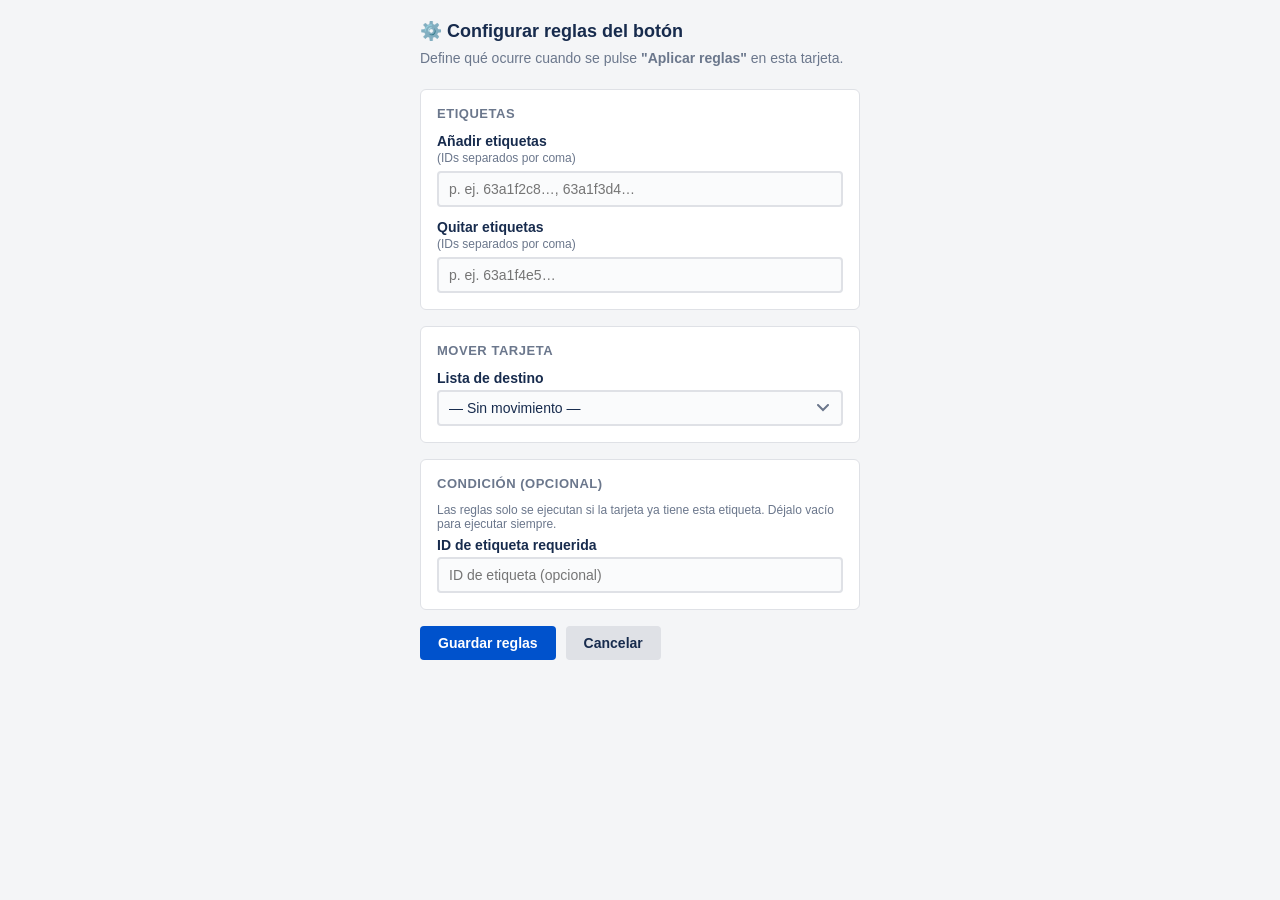
<file: modal.html>
<!DOCTYPE html>
<html lang="es">
<head>
  <meta charset="UTF-8" />
  <title>Configurar reglas</title>
  <!--
    modal.html (v2)
    ===============
    Correcciones respecto a v1:
      - t.board('lists') → t.lists('id,name') que es la firma correcta del SDK
      - Añadido t.sizeTo(document.body) en lugar de t.sizeTo('#root') que no existe
      - Eliminado t.render() innecesario
  -->
  <link rel="stylesheet" href="styles.css" />
  <script src="https://p.trellocdn.com/power-up.min.js"></script>
</head>
<body>
  <div class="pu-modal" id="root">
    <h2 class="pu-title">⚙️ Configurar reglas del botón</h2>
    <p class="pu-subtitle">
      Define qué ocurre cuando se pulse <strong>"Aplicar reglas"</strong> en esta tarjeta.
    </p>

    <!-- ── SECCIÓN: Etiquetas ─────────────────────────────────────── -->
    <section class="pu-section">
      <h3>Etiquetas</h3>

      <label class="pu-label" for="labelsAdd">
        Añadir etiquetas <span class="pu-hint">(IDs separados por coma)</span>
      </label>
      <input id="labelsAdd" class="pu-input" type="text"
             placeholder="p. ej. 63a1f2c8…, 63a1f3d4…" />

      <label class="pu-label" for="labelsRemove">
        Quitar etiquetas <span class="pu-hint">(IDs separados por coma)</span>
      </label>
      <input id="labelsRemove" class="pu-input" type="text"
             placeholder="p. ej. 63a1f4e5…" />
    </section>

    <!-- ── SECCIÓN: Mover tarjeta ─────────────────────────────────── -->
    <section class="pu-section">
      <h3>Mover tarjeta</h3>

      <label class="pu-label" for="targetList">Lista de destino</label>
      <select id="targetList" class="pu-input">
        <option value="">— Sin movimiento —</option>
      </select>
    </section>

    <!-- ── SECCIÓN: Condición ─────────────────────────────────────── -->
    <section class="pu-section">
      <h3>Condición (opcional)</h3>
      <p class="pu-hint">
        Las reglas solo se ejecutan si la tarjeta ya tiene esta etiqueta.
        Déjalo vacío para ejecutar siempre.
      </p>
      <label class="pu-label" for="condLabel">ID de etiqueta requerida</label>
      <input id="condLabel" class="pu-input" type="text"
             placeholder="ID de etiqueta (opcional)" />
    </section>

    <!-- ── ACCIONES ───────────────────────────────────────────────── -->
    <div class="pu-actions">
      <button id="btnSave" class="pu-btn pu-btn-primary">Guardar reglas</button>
      <button id="btnCancel" class="pu-btn pu-btn-secondary">Cancelar</button>
    </div>

    <p id="pu-status" class="pu-status"></p>
  </div>

  <script>
    var t = TrelloPowerUp.iframe();

    // ── Cargar listas del tablero ─────────────────────────────────────────────
    // Firma correcta: t.lists(fields...) devuelve una Promise con un array de listas
    t.lists('id', 'name').then(function (lists) {
      var select = document.getElementById('targetList');
      lists.forEach(function (list) {
        var opt = document.createElement('option');
        opt.value       = list.id;
        opt.textContent = list.name;
        select.appendChild(opt);
      });

      // Ajustar tamaño del popup después de rellenar el select
      t.sizeTo(document.getElementById('root')).catch(function () {});
    });

    // ── Cargar configuración guardada ─────────────────────────────────────────
    t.get('card', 'shared', 'smartButtonRules', null).then(function (rules) {
      if (!rules) return;
      document.getElementById('labelsAdd').value    = (rules.labelsAdd    || []).join(', ');
      document.getElementById('labelsRemove').value = (rules.labelsRemove || []).join(', ');
      document.getElementById('targetList').value   = rules.targetList    || '';
      document.getElementById('condLabel').value    = rules.condLabel     || '';
    });

    // ── Guardar ───────────────────────────────────────────────────────────────
    document.getElementById('btnSave').addEventListener('click', function () {
      var status = document.getElementById('pu-status');

      var labelsAdd = document.getElementById('labelsAdd').value
        .split(',').map(function (s) { return s.trim(); }).filter(Boolean);
      var labelsRemove = document.getElementById('labelsRemove').value
        .split(',').map(function (s) { return s.trim(); }).filter(Boolean);
      var targetList = document.getElementById('targetList').value;
      var condLabel  = document.getElementById('condLabel').value.trim();

      var rules = { labelsAdd: labelsAdd, labelsRemove: labelsRemove,
                    targetList: targetList, condLabel: condLabel };

      t.set('card', 'shared', 'smartButtonRules', rules)
        .then(function () {
          status.textContent = '✅ Reglas guardadas.';
          status.style.color = '#00875A';
          setTimeout(function () { t.closePopup(); }, 900);
        })
        .catch(function (err) {
          status.textContent = '❌ Error: ' + err.message;
          status.style.color = '#DE350B';
        });
    });

    // ── Cancelar ─────────────────────────────────────────────────────────────
    document.getElementById('btnCancel').addEventListener('click', function () {
      t.closePopup();
    });
  </script>
</body>
</html>
</file>
<file: styles.css>
/* styles.css – Estilos del modal de configuración del Power-Up */

/* Colores de la paleta oficial de Trello */
:root {
  --trello-blue:      #0052CC;
  --trello-blue-dark: #0747A6;
  --trello-bg:        #F4F5F7;
  --trello-text:      #172B4D;
  --trello-subtle:    #6B778C;
  --trello-border:    #DFE1E6;
  --trello-success:   #00875A;
  --trello-danger:    #DE350B;
}

* {
  box-sizing: border-box;
  margin: 0;
  padding: 0;
}

body {
  font-family: -apple-system, BlinkMacSystemFont, 'Segoe UI', Roboto, sans-serif;
  background: var(--trello-bg);
  color: var(--trello-text);
  font-size: 14px;
}

/* ── Contenedor principal ─────────────────────────────────────── */
.pu-modal {
  padding: 20px;
  max-width: 480px;
  margin: 0 auto;
}

.pu-title {
  font-size: 18px;
  font-weight: 700;
  color: var(--trello-text);
  margin-bottom: 6px;
}

.pu-subtitle {
  color: var(--trello-subtle);
  margin-bottom: 20px;
  line-height: 1.5;
}

/* ── Secciones ────────────────────────────────────────────────── */
.pu-section {
  background: #fff;
  border: 1px solid var(--trello-border);
  border-radius: 6px;
  padding: 16px;
  margin-bottom: 16px;
}

.pu-section h3 {
  font-size: 13px;
  font-weight: 700;
  text-transform: uppercase;
  letter-spacing: 0.04em;
  color: var(--trello-subtle);
  margin-bottom: 12px;
}

/* ── Labels e inputs ──────────────────────────────────────────── */
.pu-label {
  display: block;
  font-weight: 600;
  margin-bottom: 4px;
  margin-top: 12px;
}

.pu-label:first-of-type {
  margin-top: 0;
}

.pu-hint {
  display: block;
  font-size: 12px;
  font-weight: 400;
  color: var(--trello-subtle);
  margin-top: 2px;
  margin-bottom: 6px;
}

.pu-input {
  width: 100%;
  padding: 8px 10px;
  border: 2px solid var(--trello-border);
  border-radius: 4px;
  font-size: 14px;
  color: var(--trello-text);
  background: #FAFBFC;
  transition: border-color 0.15s;
}

.pu-input:focus {
  outline: none;
  border-color: var(--trello-blue);
  background: #fff;
}

select.pu-input {
  appearance: none;
  background-image: url("data:image/svg+xml,%3Csvg xmlns='http://www.w3.org/2000/svg' width='12' height='8' viewBox='0 0 12 8'%3E%3Cpath d='M1 1l5 5 5-5' stroke='%236B778C' stroke-width='2' fill='none' stroke-linecap='round'/%3E%3C/svg%3E");
  background-repeat: no-repeat;
  background-position: right 12px center;
  padding-right: 32px;
  cursor: pointer;
}

/* ── Botones ──────────────────────────────────────────────────── */
.pu-actions {
  display: flex;
  gap: 10px;
  margin-top: 8px;
}

.pu-btn {
  padding: 9px 18px;
  border-radius: 4px;
  font-size: 14px;
  font-weight: 600;
  cursor: pointer;
  border: none;
  transition: background 0.15s, transform 0.1s;
}

.pu-btn:active {
  transform: scale(0.97);
}

.pu-btn-primary {
  background: var(--trello-blue);
  color: #fff;
}

.pu-btn-primary:hover {
  background: var(--trello-blue-dark);
}

.pu-btn-secondary {
  background: var(--trello-border);
  color: var(--trello-text);
}

.pu-btn-secondary:hover {
  background: #C1C7D0;
}

/* ── Mensaje de estado ────────────────────────────────────────── */
.pu-status {
  margin-top: 12px;
  font-size: 13px;
  font-weight: 600;
  min-height: 20px;
}
</file>
